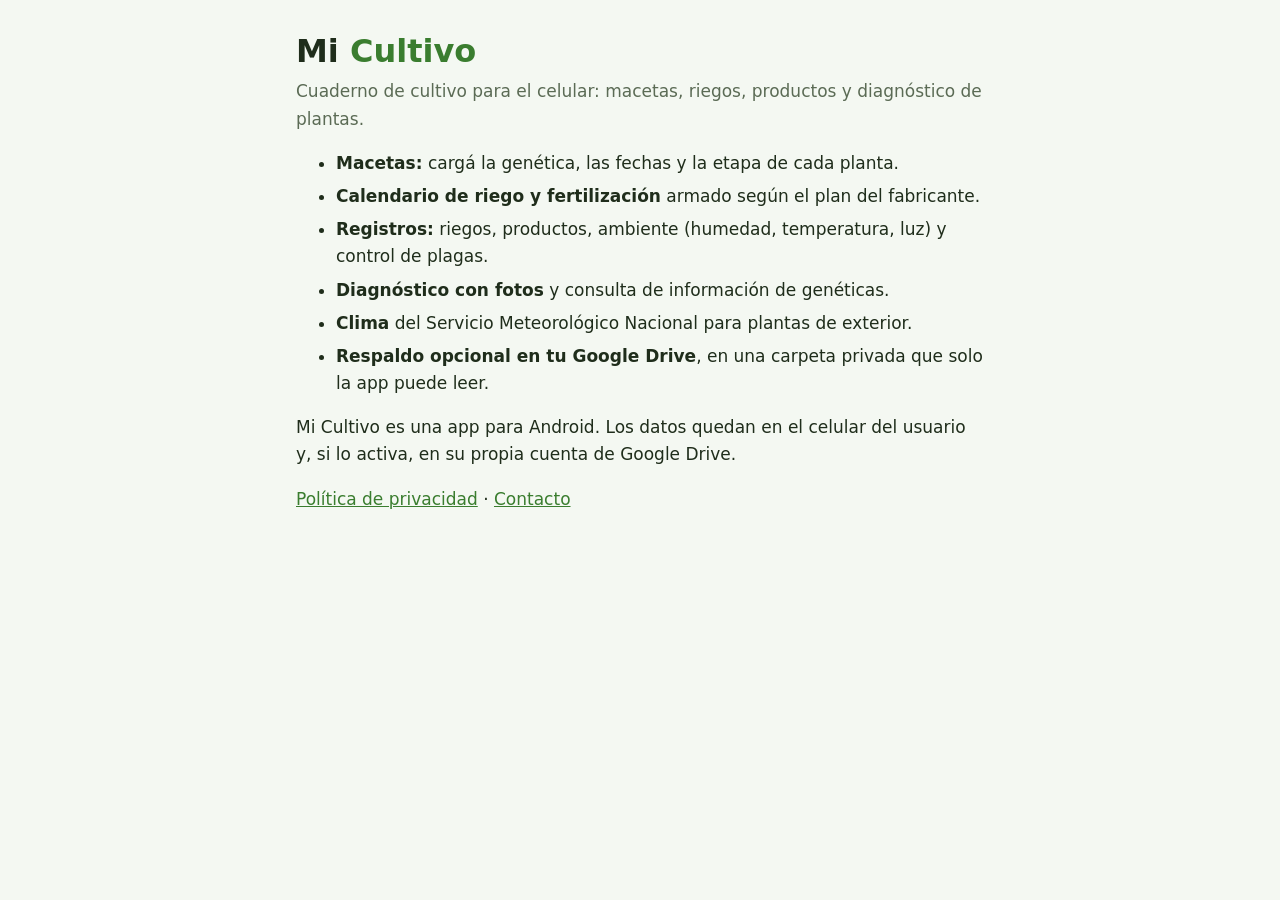
<file: index.html>
<!doctype html>
<html lang="es">
<head>
<meta charset="utf-8">
<meta name="viewport" content="width=device-width, initial-scale=1">
<title>Mi Cultivo</title>
<link rel="stylesheet" href="estilo.css">
</head>
<body>
<main>
<h1>Mi <span class="acento">Cultivo</span></h1>
<p class="bajada">Cuaderno de cultivo para el celular: macetas, riegos, productos y diagnóstico de plantas.</p>

<ul>
  <li><strong>Macetas:</strong> cargá la genética, las fechas y la etapa de cada planta.</li>
  <li><strong>Calendario de riego y fertilización</strong> armado según el plan del fabricante.</li>
  <li><strong>Registros:</strong> riegos, productos, ambiente (humedad, temperatura, luz) y control de plagas.</li>
  <li><strong>Diagnóstico con fotos</strong> y consulta de información de genéticas.</li>
  <li><strong>Clima</strong> del Servicio Meteorológico Nacional para plantas de exterior.</li>
  <li><strong>Respaldo opcional en tu Google Drive</strong>, en una carpeta privada que solo la app puede leer.</li>
</ul>

<p>Mi Cultivo es una app para Android. Los datos quedan en el celular del usuario y, si lo activa, en su propia cuenta de Google Drive.</p>

<p><a href="privacidad.html">Política de privacidad</a> · <a href="mailto:facundomt.st@gmail.com">Contacto</a></p>
</main>
</body>
</html>
</file>
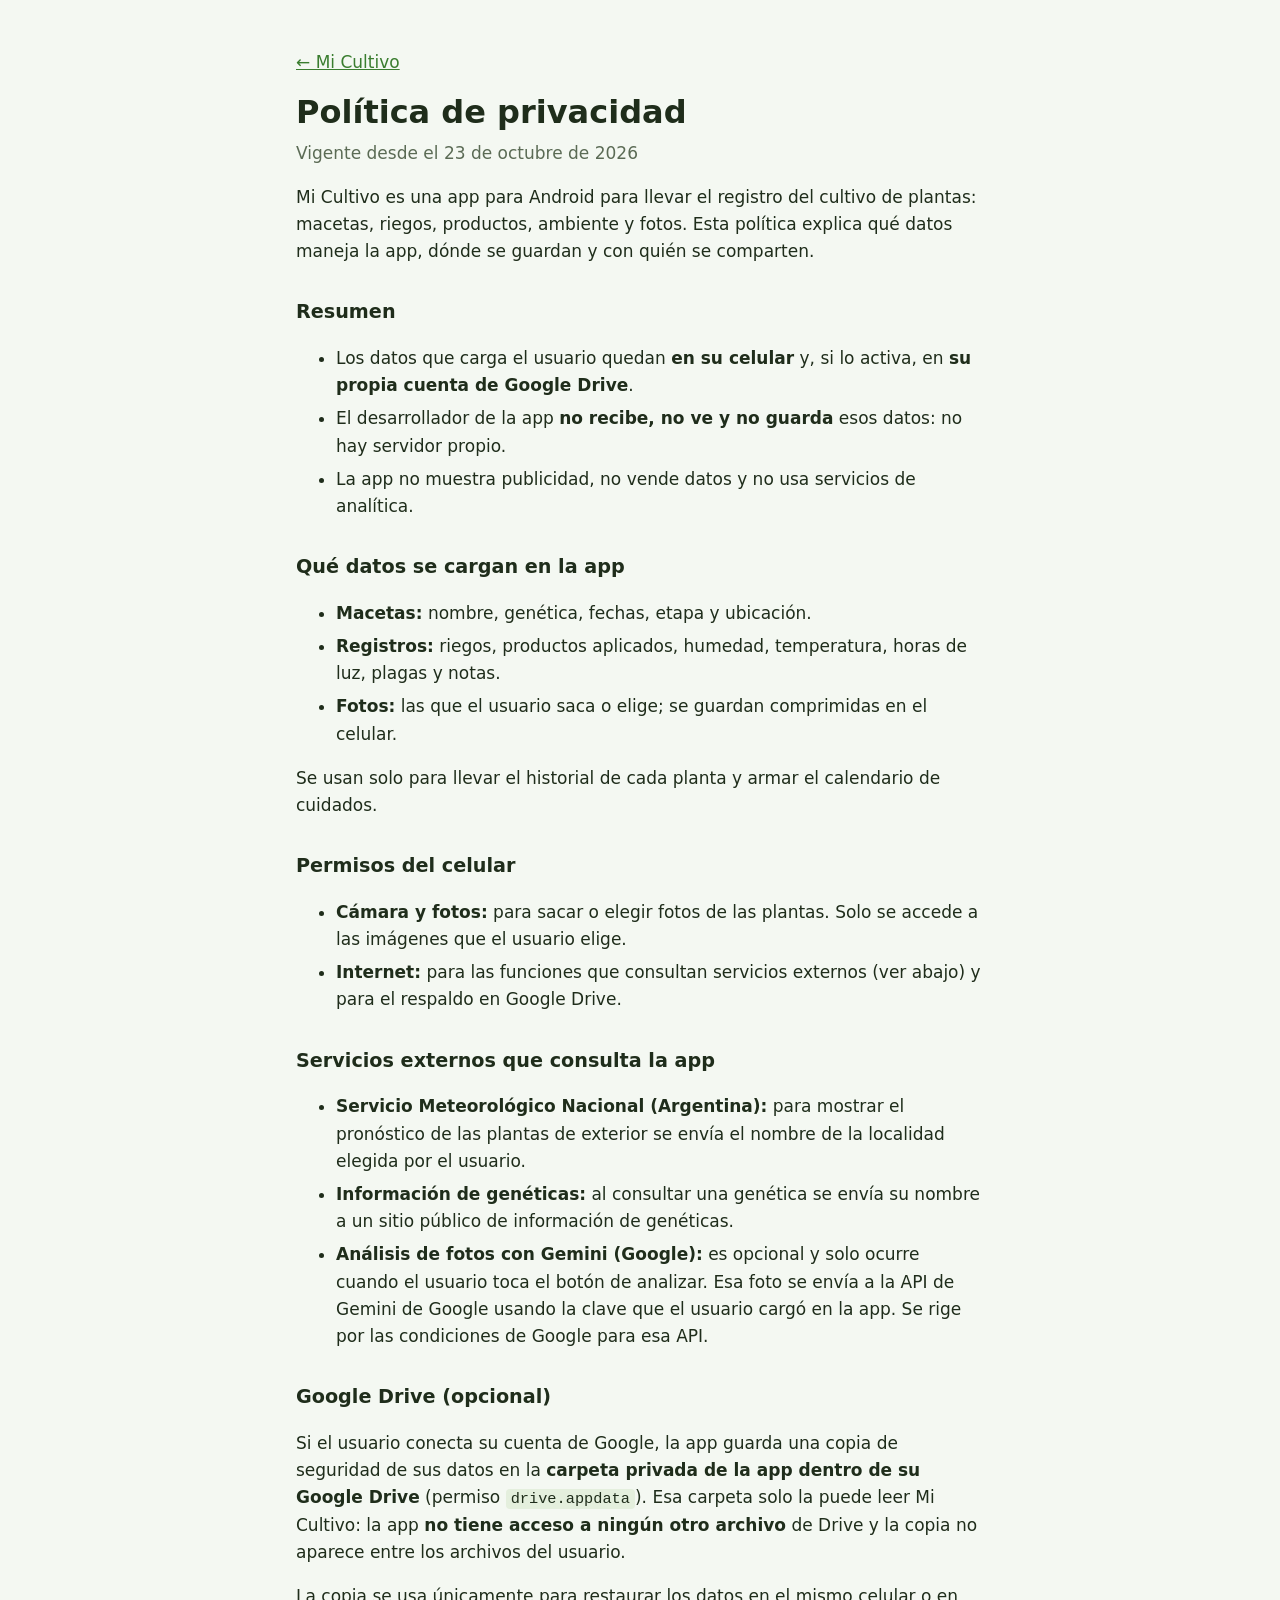
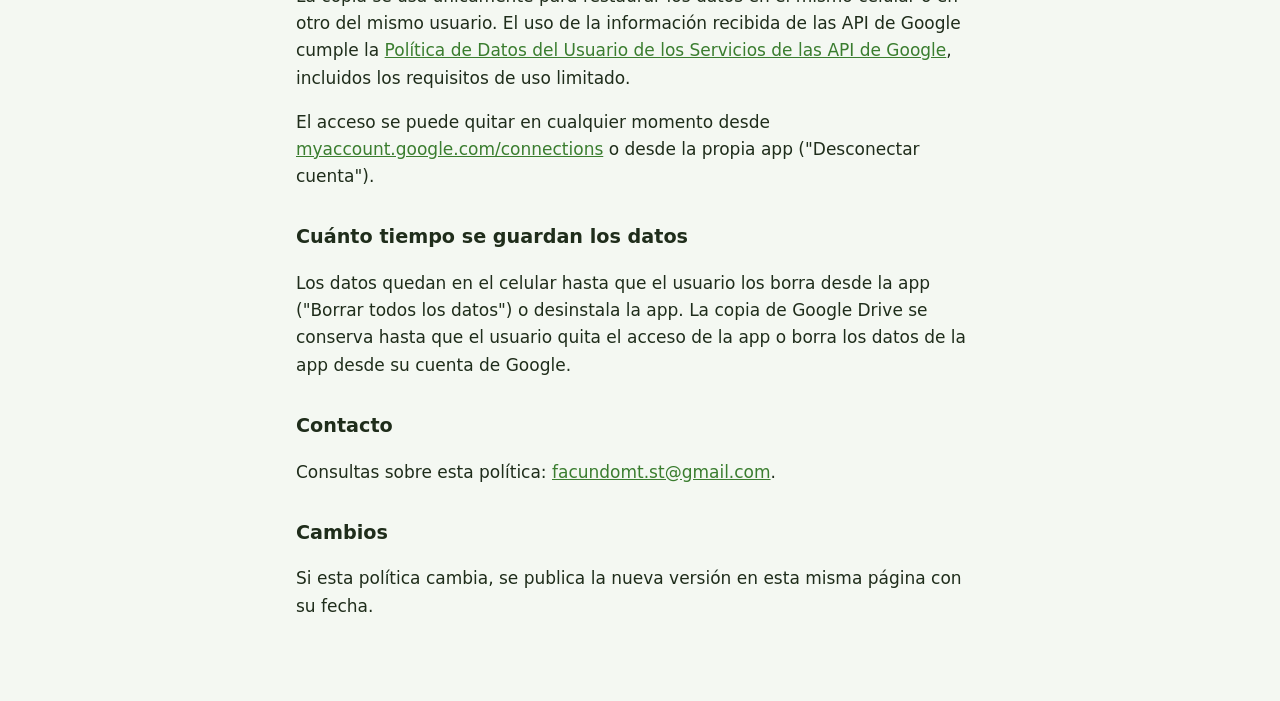
<file: privacidad.html>
<!doctype html>
<html lang="es">
<head>
<meta charset="utf-8">
<meta name="viewport" content="width=device-width, initial-scale=1">
<title>Política de privacidad · Mi Cultivo</title>
<link rel="stylesheet" href="estilo.css">
</head>
<body>
<main>
<p><a href="index.html">← Mi Cultivo</a></p>
<h1>Política de privacidad</h1>
<p class="fecha">Vigente desde el 23 de octubre de 2026</p>

<p>Mi Cultivo es una app para Android para llevar el registro del cultivo de plantas: macetas, riegos, productos, ambiente y fotos. Esta política explica qué datos maneja la app, dónde se guardan y con quién se comparten.</p>

<h2>Resumen</h2>
<ul>
  <li>Los datos que carga el usuario quedan <strong>en su celular</strong> y, si lo activa, en <strong>su propia cuenta de Google Drive</strong>.</li>
  <li>El desarrollador de la app <strong>no recibe, no ve y no guarda</strong> esos datos: no hay servidor propio.</li>
  <li>La app no muestra publicidad, no vende datos y no usa servicios de analítica.</li>
</ul>

<h2>Qué datos se cargan en la app</h2>
<ul>
  <li><strong>Macetas:</strong> nombre, genética, fechas, etapa y ubicación.</li>
  <li><strong>Registros:</strong> riegos, productos aplicados, humedad, temperatura, horas de luz, plagas y notas.</li>
  <li><strong>Fotos:</strong> las que el usuario saca o elige; se guardan comprimidas en el celular.</li>
</ul>
<p>Se usan solo para llevar el historial de cada planta y armar el calendario de cuidados.</p>

<h2>Permisos del celular</h2>
<ul>
  <li><strong>Cámara y fotos:</strong> para sacar o elegir fotos de las plantas. Solo se accede a las imágenes que el usuario elige.</li>
  <li><strong>Internet:</strong> para las funciones que consultan servicios externos (ver abajo) y para el respaldo en Google Drive.</li>
</ul>

<h2>Servicios externos que consulta la app</h2>
<ul>
  <li><strong>Servicio Meteorológico Nacional (Argentina):</strong> para mostrar el pronóstico de las plantas de exterior se envía el nombre de la localidad elegida por el usuario.</li>
  <li><strong>Información de genéticas:</strong> al consultar una genética se envía su nombre a un sitio público de información de genéticas.</li>
  <li><strong>Análisis de fotos con Gemini (Google):</strong> es opcional y solo ocurre cuando el usuario toca el botón de analizar. Esa foto se envía a la API de Gemini de Google usando la clave que el usuario cargó en la app. Se rige por las condiciones de Google para esa API.</li>
</ul>

<h2>Google Drive (opcional)</h2>
<p>Si el usuario conecta su cuenta de Google, la app guarda una copia de seguridad de sus datos en la <strong>carpeta privada de la app dentro de su Google Drive</strong> (permiso <code>drive.appdata</code>). Esa carpeta solo la puede leer Mi Cultivo: la app <strong>no tiene acceso a ningún otro archivo</strong> de Drive y la copia no aparece entre los archivos del usuario.</p>
<p>La copia se usa únicamente para restaurar los datos en el mismo celular o en otro del mismo usuario. El uso de la información recibida de las API de Google cumple la <a href="https://developers.google.com/terms/api-services-user-data-policy">Política de Datos del Usuario de los Servicios de las API de Google</a>, incluidos los requisitos de uso limitado.</p>
<p>El acceso se puede quitar en cualquier momento desde <a href="https://myaccount.google.com/connections">myaccount.google.com/connections</a> o desde la propia app ("Desconectar cuenta").</p>

<h2>Cuánto tiempo se guardan los datos</h2>
<p>Los datos quedan en el celular hasta que el usuario los borra desde la app ("Borrar todos los datos") o desinstala la app. La copia de Google Drive se conserva hasta que el usuario quita el acceso de la app o borra los datos de la app desde su cuenta de Google.</p>

<h2>Contacto</h2>
<p>Consultas sobre esta política: <a href="mailto:facundomt.st@gmail.com">facundomt.st@gmail.com</a>.</p>

<h2>Cambios</h2>
<p>Si esta política cambia, se publica la nueva versión en esta misma página con su fecha.</p>
</main>
</body>
</html>
</file>
<file: estilo.css>
:root { --texto: #1f2d1b; --suave: #5b6b55; --verde: #3a7d2f; --fondo: #f4f8f2; }
* { box-sizing: border-box; }
body { margin: 0; background: var(--fondo); color: var(--texto); font: 17px/1.6 system-ui, -apple-system, "Segoe UI", Roboto, sans-serif; }
main { max-width: 720px; margin: 0 auto; padding: 32px 16px 64px; }
h1 { font-size: 2rem; line-height: 1.2; margin: 0 0 8px; }
h2 { font-size: 1.2rem; margin: 32px 0 8px; }
a { color: var(--verde); }
code { background: #e4efdd; padding: 1px 5px; border-radius: 4px; font-size: .9em; }
.fecha, .bajada { color: var(--suave); margin-top: 0; }
.acento { color: var(--verde); }
li { margin: 6px 0; }
</file>
